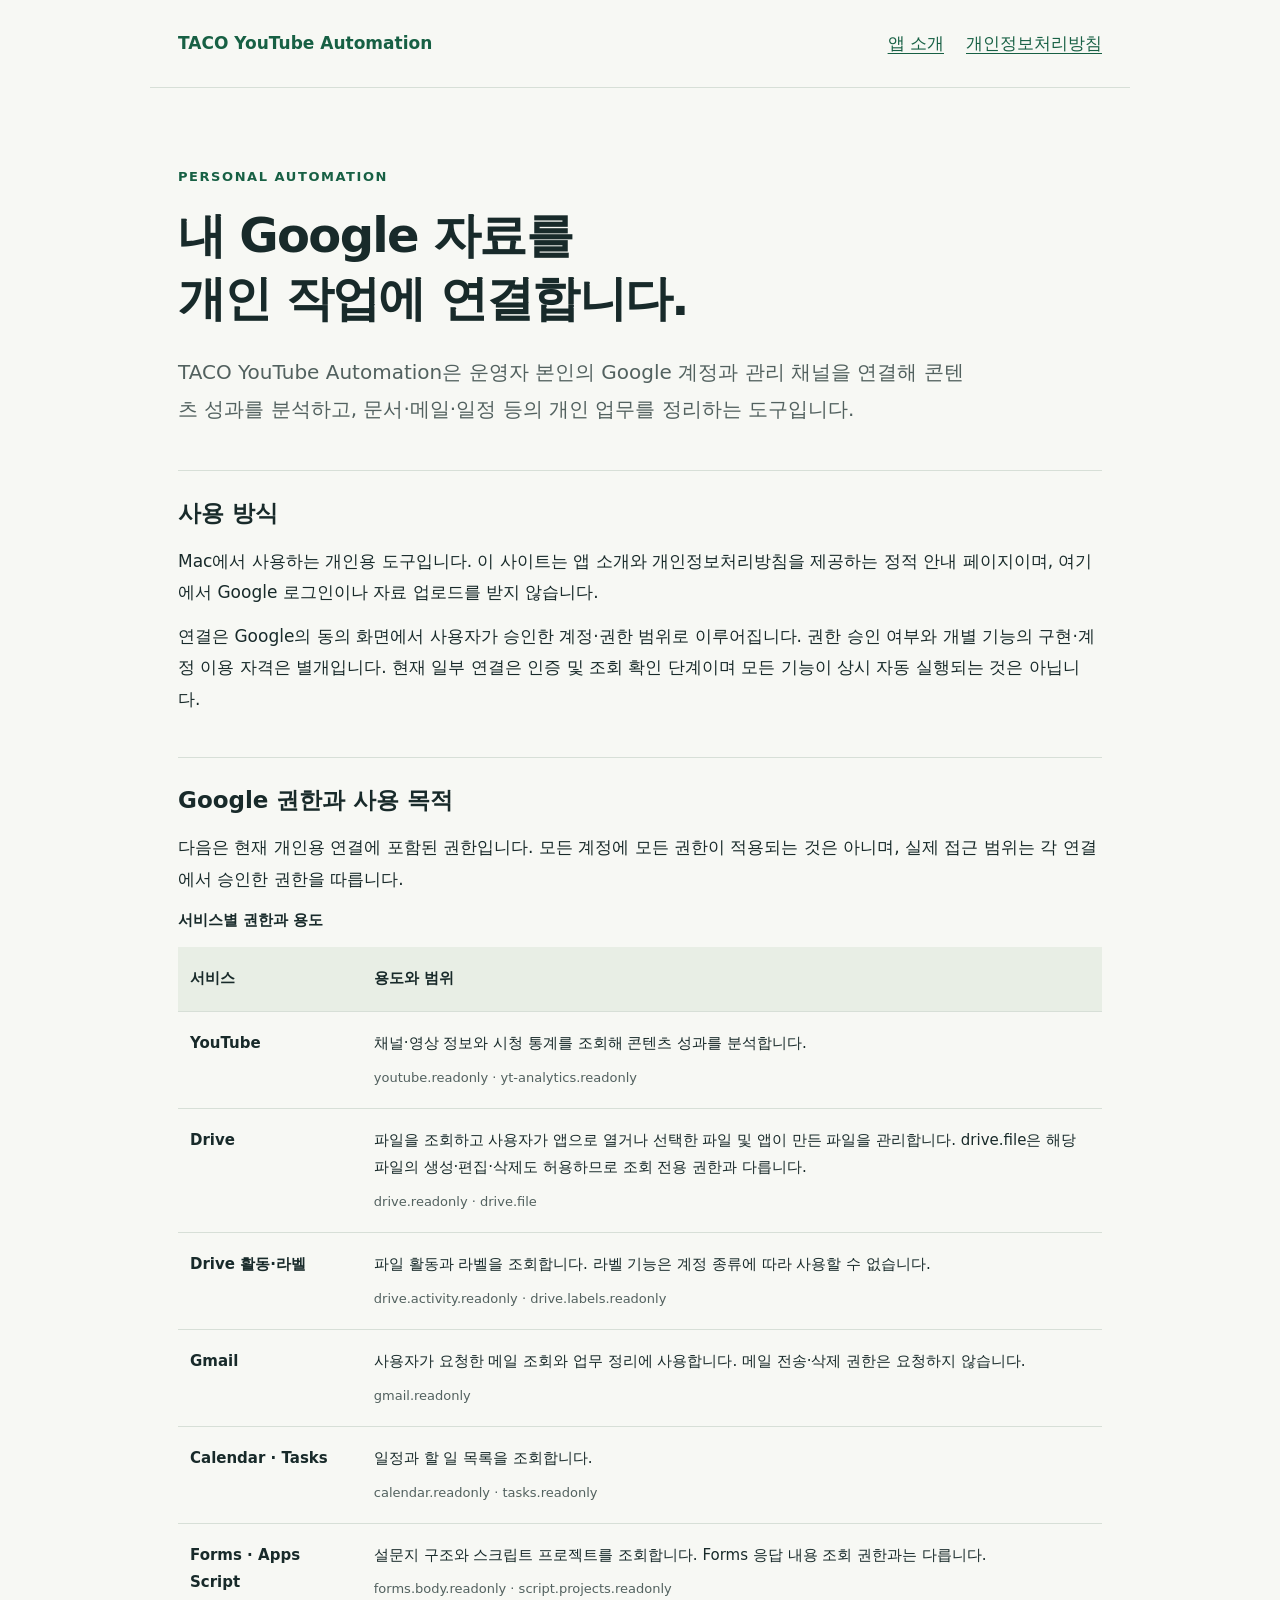
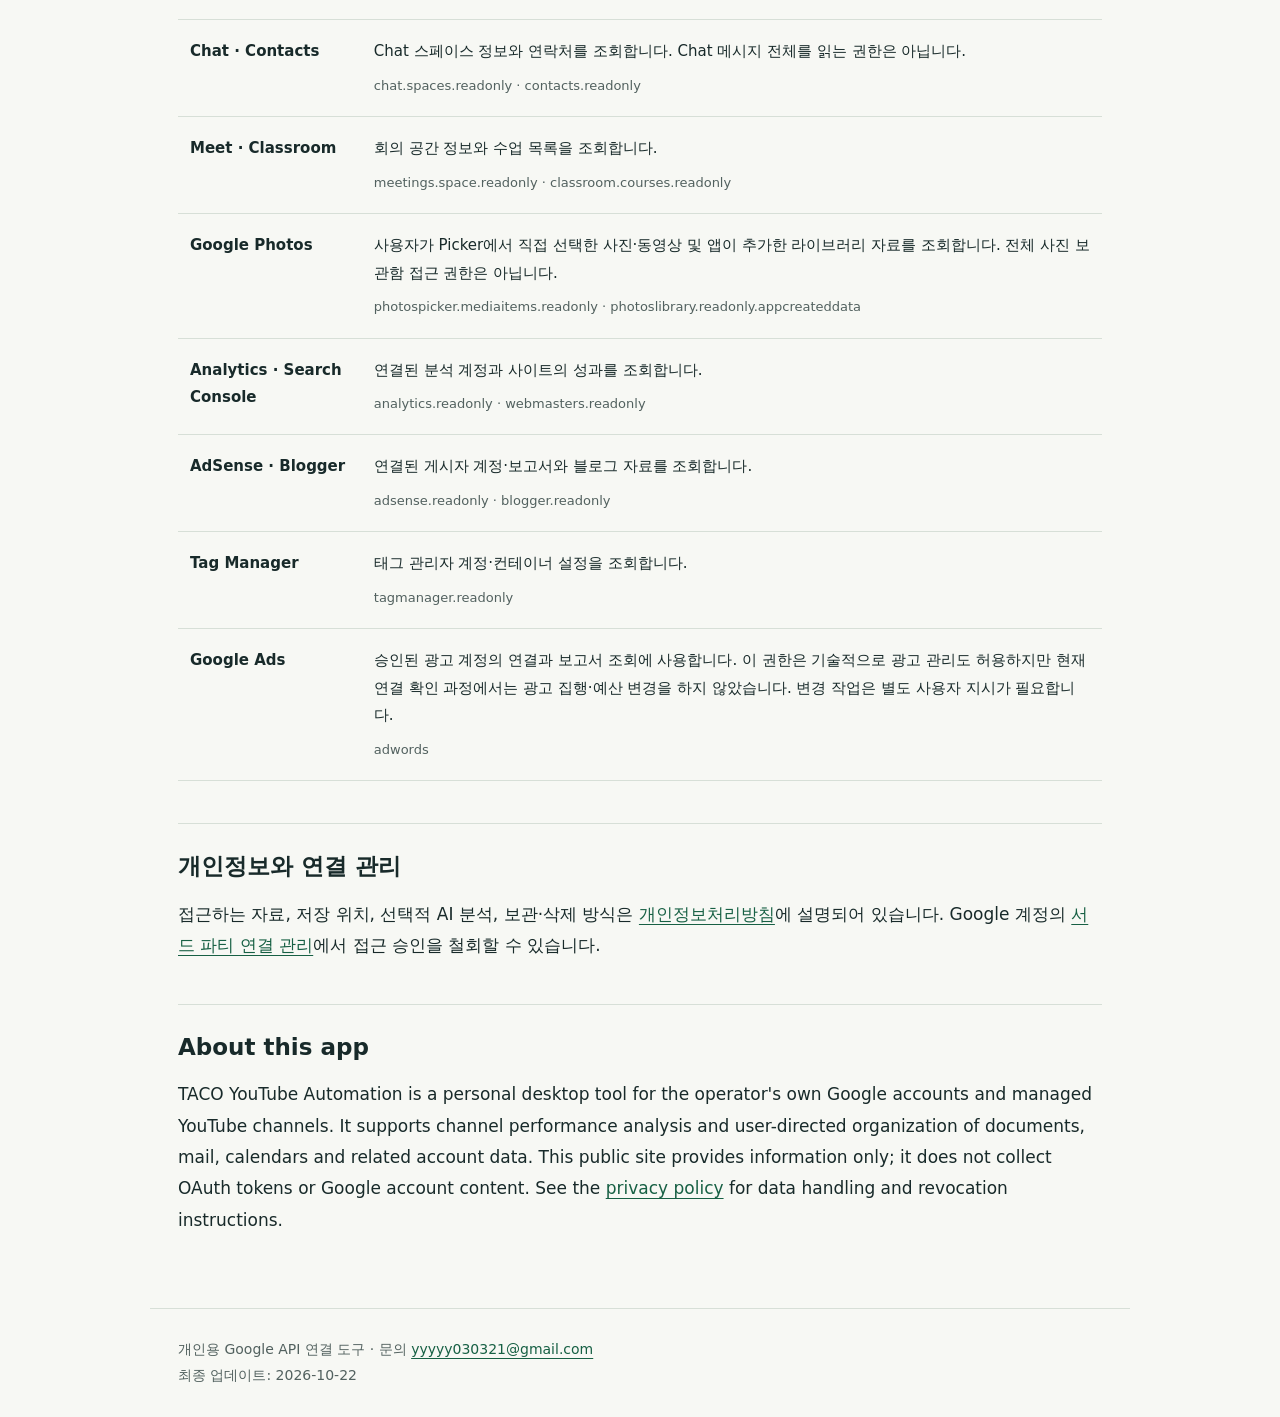
<file: index.html>
<!doctype html>
<html lang="ko"><head><meta charset="utf-8"><meta name="viewport" content="width=device-width,initial-scale=1"><meta name="description" content="TACO YouTube Automation 개인용 Google API 도구 안내 및 개인정보처리방침"><title>앱 소개 | TACO YouTube Automation</title><link rel="stylesheet" href="style.css"></head><body><a class="skip" href="#main">본문 바로가기</a><header><a class="brand" href="index.html">TACO YouTube Automation</a><nav aria-label="주 메뉴"><a href="index.html">앱 소개</a><a href="privacy.html">개인정보처리방침</a></nav></header><main id="main"><p class="eyebrow">PERSONAL AUTOMATION</p><h1>내 Google 자료를<br>개인 작업에 연결합니다.</h1><p class="lead">TACO YouTube Automation은 운영자 본인의 Google 계정과 관리 채널을 연결해 콘텐츠 성과를 분석하고, 문서·메일·일정 등의 개인 업무를 정리하는 도구입니다.</p><section><h2>사용 방식</h2><p>Mac에서 사용하는 개인용 도구입니다. 이 사이트는 앱 소개와 개인정보처리방침을 제공하는 정적 안내 페이지이며, 여기에서 Google 로그인이나 자료 업로드를 받지 않습니다.</p><p>연결은 Google의 동의 화면에서 사용자가 승인한 계정·권한 범위로 이루어집니다. 권한 승인 여부와 개별 기능의 구현·계정 이용 자격은 별개입니다. 현재 일부 연결은 인증 및 조회 확인 단계이며 모든 기능이 상시 자동 실행되는 것은 아닙니다.</p></section><section><h2>Google 권한과 사용 목적</h2><p>다음은 현재 개인용 연결에 포함된 권한입니다. 모든 계정에 모든 권한이 적용되는 것은 아니며, 실제 접근 범위는 각 연결에서 승인한 권한을 따릅니다.</p><div class="table-wrap"><table><caption>서비스별 권한과 용도</caption><thead><tr><th scope="col">서비스</th><th scope="col">용도와 범위</th></tr></thead><tbody><tr><th scope="row">YouTube</th><td>채널·영상 정보와 시청 통계를 조회해 콘텐츠 성과를 분석합니다.<small>youtube.readonly · yt-analytics.readonly</small></td></tr><tr><th scope="row">Drive</th><td>파일을 조회하고 사용자가 앱으로 열거나 선택한 파일 및 앱이 만든 파일을 관리합니다. drive.file은 해당 파일의 생성·편집·삭제도 허용하므로 조회 전용 권한과 다릅니다.<small>drive.readonly · drive.file</small></td></tr><tr><th scope="row">Drive 활동·라벨</th><td>파일 활동과 라벨을 조회합니다. 라벨 기능은 계정 종류에 따라 사용할 수 없습니다.<small>drive.activity.readonly · drive.labels.readonly</small></td></tr><tr><th scope="row">Gmail</th><td>사용자가 요청한 메일 조회와 업무 정리에 사용합니다. 메일 전송·삭제 권한은 요청하지 않습니다.<small>gmail.readonly</small></td></tr><tr><th scope="row">Calendar · Tasks</th><td>일정과 할 일 목록을 조회합니다.<small>calendar.readonly · tasks.readonly</small></td></tr><tr><th scope="row">Forms · Apps Script</th><td>설문지 구조와 스크립트 프로젝트를 조회합니다. Forms 응답 내용 조회 권한과는 다릅니다.<small>forms.body.readonly · script.projects.readonly</small></td></tr><tr><th scope="row">Chat · Contacts</th><td>Chat 스페이스 정보와 연락처를 조회합니다. Chat 메시지 전체를 읽는 권한은 아닙니다.<small>chat.spaces.readonly · contacts.readonly</small></td></tr><tr><th scope="row">Meet · Classroom</th><td>회의 공간 정보와 수업 목록을 조회합니다.<small>meetings.space.readonly · classroom.courses.readonly</small></td></tr><tr><th scope="row">Google Photos</th><td>사용자가 Picker에서 직접 선택한 사진·동영상 및 앱이 추가한 라이브러리 자료를 조회합니다. 전체 사진 보관함 접근 권한은 아닙니다.<small>photospicker.mediaitems.readonly · photoslibrary.readonly.appcreateddata</small></td></tr><tr><th scope="row">Analytics · Search Console</th><td>연결된 분석 계정과 사이트의 성과를 조회합니다.<small>analytics.readonly · webmasters.readonly</small></td></tr><tr><th scope="row">AdSense · Blogger</th><td>연결된 게시자 계정·보고서와 블로그 자료를 조회합니다.<small>adsense.readonly · blogger.readonly</small></td></tr><tr><th scope="row">Tag Manager</th><td>태그 관리자 계정·컨테이너 설정을 조회합니다.<small>tagmanager.readonly</small></td></tr><tr><th scope="row">Google Ads</th><td>승인된 광고 계정의 연결과 보고서 조회에 사용합니다. 이 권한은 기술적으로 광고 관리도 허용하지만 현재 연결 확인 과정에서는 광고 집행·예산 변경을 하지 않았습니다. 변경 작업은 별도 사용자 지시가 필요합니다.<small>adwords</small></td></tr></tbody></table></div></section><section><h2>개인정보와 연결 관리</h2><p>접근하는 자료, 저장 위치, 선택적 AI 분석, 보관·삭제 방식은 <a href="privacy.html">개인정보처리방침</a>에 설명되어 있습니다. Google 계정의 <a href="https://myaccount.google.com/connections">서드 파티 연결 관리</a>에서 접근 승인을 철회할 수 있습니다.</p></section><section lang="en"><h2>About this app</h2><p>TACO YouTube Automation is a personal desktop tool for the operator's own Google accounts and managed YouTube channels. It supports channel performance analysis and user-directed organization of documents, mail, calendars and related account data. This public site provides information only; it does not collect OAuth tokens or Google account content. See the <a href="privacy.html">privacy policy</a> for data handling and revocation instructions.</p></section></main><footer>개인용 Google API 연결 도구 · 문의 <a href="mailto:yyyyy030321@gmail.com">yyyyy030321@gmail.com</a><br>최종 업데이트: 2026-10-22</footer></body></html>
</file>
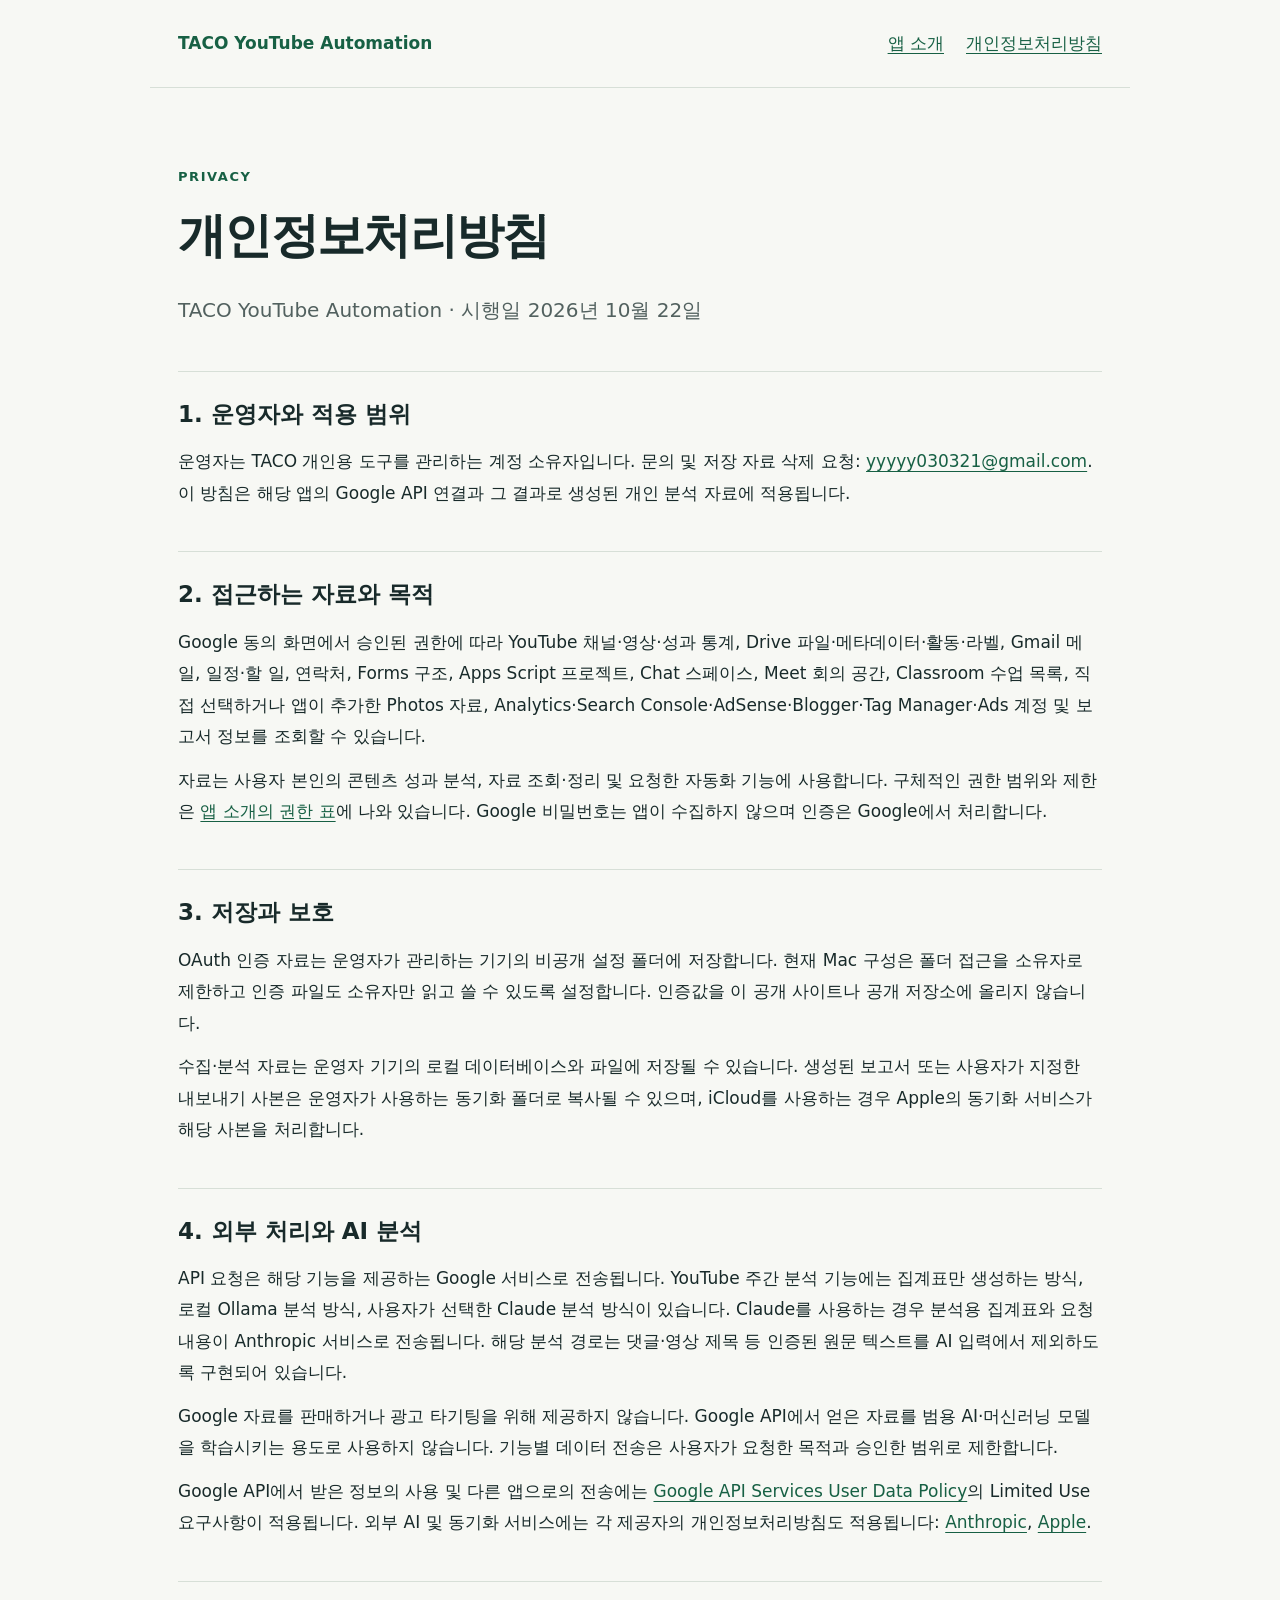
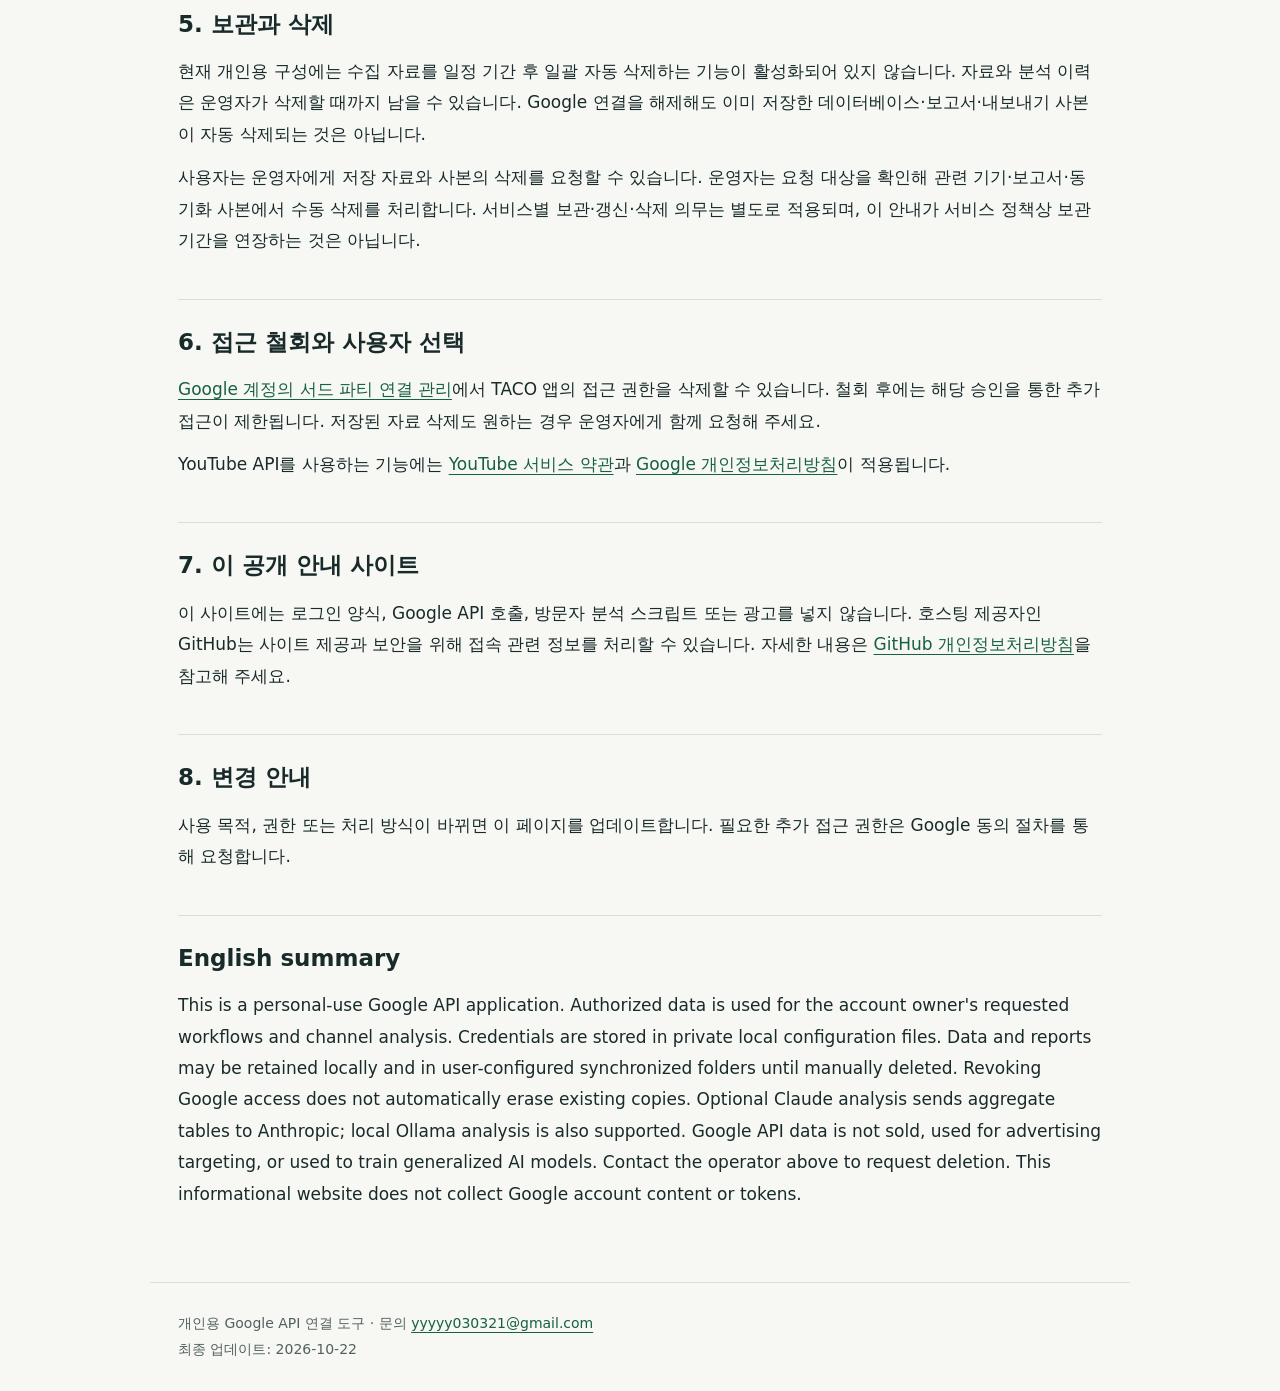
<file: privacy.html>
<!doctype html>
<html lang="ko"><head><meta charset="utf-8"><meta name="viewport" content="width=device-width,initial-scale=1"><meta name="description" content="TACO YouTube Automation 개인용 Google API 도구 안내 및 개인정보처리방침"><title>개인정보처리방침 | TACO YouTube Automation</title><link rel="stylesheet" href="style.css"></head><body><a class="skip" href="#main">본문 바로가기</a><header><a class="brand" href="index.html">TACO YouTube Automation</a><nav aria-label="주 메뉴"><a href="index.html">앱 소개</a><a href="privacy.html">개인정보처리방침</a></nav></header><main id="main"><p class="eyebrow">PRIVACY</p><h1>개인정보처리방침</h1><p class="lead">TACO YouTube Automation · 시행일 2026년 10월 22일</p><section><h2>1. 운영자와 적용 범위</h2><p>운영자는 TACO 개인용 도구를 관리하는 계정 소유자입니다. 문의 및 저장 자료 삭제 요청: <a href="mailto:yyyyy030321@gmail.com">yyyyy030321@gmail.com</a>. 이 방침은 해당 앱의 Google API 연결과 그 결과로 생성된 개인 분석 자료에 적용됩니다.</p></section><section><h2>2. 접근하는 자료와 목적</h2><p>Google 동의 화면에서 승인된 권한에 따라 YouTube 채널·영상·성과 통계, Drive 파일·메타데이터·활동·라벨, Gmail 메일, 일정·할 일, 연락처, Forms 구조, Apps Script 프로젝트, Chat 스페이스, Meet 회의 공간, Classroom 수업 목록, 직접 선택하거나 앱이 추가한 Photos 자료, Analytics·Search Console·AdSense·Blogger·Tag Manager·Ads 계정 및 보고서 정보를 조회할 수 있습니다.</p><p>자료는 사용자 본인의 콘텐츠 성과 분석, 자료 조회·정리 및 요청한 자동화 기능에 사용합니다. 구체적인 권한 범위와 제한은 <a href="index.html">앱 소개의 권한 표</a>에 나와 있습니다. Google 비밀번호는 앱이 수집하지 않으며 인증은 Google에서 처리합니다.</p></section><section><h2>3. 저장과 보호</h2><p>OAuth 인증 자료는 운영자가 관리하는 기기의 비공개 설정 폴더에 저장합니다. 현재 Mac 구성은 폴더 접근을 소유자로 제한하고 인증 파일도 소유자만 읽고 쓸 수 있도록 설정합니다. 인증값을 이 공개 사이트나 공개 저장소에 올리지 않습니다.</p><p>수집·분석 자료는 운영자 기기의 로컬 데이터베이스와 파일에 저장될 수 있습니다. 생성된 보고서 또는 사용자가 지정한 내보내기 사본은 운영자가 사용하는 동기화 폴더로 복사될 수 있으며, iCloud를 사용하는 경우 Apple의 동기화 서비스가 해당 사본을 처리합니다.</p></section><section><h2>4. 외부 처리와 AI 분석</h2><p>API 요청은 해당 기능을 제공하는 Google 서비스로 전송됩니다. YouTube 주간 분석 기능에는 집계표만 생성하는 방식, 로컬 Ollama 분석 방식, 사용자가 선택한 Claude 분석 방식이 있습니다. Claude를 사용하는 경우 분석용 집계표와 요청 내용이 Anthropic 서비스로 전송됩니다. 해당 분석 경로는 댓글·영상 제목 등 인증된 원문 텍스트를 AI 입력에서 제외하도록 구현되어 있습니다.</p><p>Google 자료를 판매하거나 광고 타기팅을 위해 제공하지 않습니다. Google API에서 얻은 자료를 범용 AI·머신러닝 모델을 학습시키는 용도로 사용하지 않습니다. 기능별 데이터 전송은 사용자가 요청한 목적과 승인한 범위로 제한합니다.</p><p>Google API에서 받은 정보의 사용 및 다른 앱으로의 전송에는 <a href="https://developers.google.com/terms/api-services-user-data-policy">Google API Services User Data Policy</a>의 Limited Use 요구사항이 적용됩니다. 외부 AI 및 동기화 서비스에는 각 제공자의 개인정보처리방침도 적용됩니다: <a href="https://www.anthropic.com/legal/privacy">Anthropic</a>, <a href="https://www.apple.com/legal/privacy/">Apple</a>.</p></section><section><h2>5. 보관과 삭제</h2><p>현재 개인용 구성에는 수집 자료를 일정 기간 후 일괄 자동 삭제하는 기능이 활성화되어 있지 않습니다. 자료와 분석 이력은 운영자가 삭제할 때까지 남을 수 있습니다. Google 연결을 해제해도 이미 저장한 데이터베이스·보고서·내보내기 사본이 자동 삭제되는 것은 아닙니다.</p><p>사용자는 운영자에게 저장 자료와 사본의 삭제를 요청할 수 있습니다. 운영자는 요청 대상을 확인해 관련 기기·보고서·동기화 사본에서 수동 삭제를 처리합니다. 서비스별 보관·갱신·삭제 의무는 별도로 적용되며, 이 안내가 서비스 정책상 보관 기간을 연장하는 것은 아닙니다.</p></section><section><h2>6. 접근 철회와 사용자 선택</h2><p><a href="https://myaccount.google.com/connections">Google 계정의 서드 파티 연결 관리</a>에서 TACO 앱의 접근 권한을 삭제할 수 있습니다. 철회 후에는 해당 승인을 통한 추가 접근이 제한됩니다. 저장된 자료 삭제도 원하는 경우 운영자에게 함께 요청해 주세요.</p><p>YouTube API를 사용하는 기능에는 <a href="https://www.youtube.com/t/terms">YouTube 서비스 약관</a>과 <a href="https://policies.google.com/privacy">Google 개인정보처리방침</a>이 적용됩니다.</p></section><section><h2>7. 이 공개 안내 사이트</h2><p>이 사이트에는 로그인 양식, Google API 호출, 방문자 분석 스크립트 또는 광고를 넣지 않습니다. 호스팅 제공자인 GitHub는 사이트 제공과 보안을 위해 접속 관련 정보를 처리할 수 있습니다. 자세한 내용은 <a href="https://docs.github.com/en/site-policy/privacy-policies/github-general-privacy-statement">GitHub 개인정보처리방침</a>을 참고해 주세요.</p></section><section><h2>8. 변경 안내</h2><p>사용 목적, 권한 또는 처리 방식이 바뀌면 이 페이지를 업데이트합니다. 필요한 추가 접근 권한은 Google 동의 절차를 통해 요청합니다.</p></section><section lang="en"><h2>English summary</h2><p>This is a personal-use Google API application. Authorized data is used for the account owner's requested workflows and channel analysis. Credentials are stored in private local configuration files. Data and reports may be retained locally and in user-configured synchronized folders until manually deleted. Revoking Google access does not automatically erase existing copies. Optional Claude analysis sends aggregate tables to Anthropic; local Ollama analysis is also supported. Google API data is not sold, used for advertising targeting, or used to train generalized AI models. Contact the operator above to request deletion. This informational website does not collect Google account content or tokens.</p></section></main><footer>개인용 Google API 연결 도구 · 문의 <a href="mailto:yyyyy030321@gmail.com">yyyyy030321@gmail.com</a><br>최종 업데이트: 2026-10-22</footer></body></html>
</file>
<file: style.css>
/* TACO 공개 안내 페이지. 외부 글꼴·스크립트 없이 읽기 쉬운 정적 문서를 제공한다. */
:root{color-scheme:light;--ink:#182a2a;--muted:#52615f;--paper:#f7f8f4;--line:#d7dfd7;--accent:#176044}*{box-sizing:border-box}body{margin:0;background:var(--paper);color:var(--ink);font:17px/1.85 system-ui,-apple-system,BlinkMacSystemFont,"Apple SD Gothic Neo",sans-serif}header,main,footer{max-width:980px;margin:auto;padding:28px}header{display:flex;justify-content:space-between;gap:20px;border-bottom:1px solid var(--line);flex-wrap:wrap}.brand{font-weight:750;text-decoration:none}nav{display:flex;gap:22px}a{color:var(--accent);text-underline-offset:4px}a:focus-visible{outline:3px solid #174e91;outline-offset:5px}main{padding-top:65px;padding-bottom:60px}h1{font-size:clamp(30px,5vw,48px);line-height:1.3;letter-spacing:-.035em;margin:15px 0 25px}h2{font-size:23px;line-height:1.5;margin:0 0 15px}.eyebrow{font-size:13px;letter-spacing:.12em;font-weight:750;color:var(--accent)}.lead{font-size:20px;max-width:790px;color:var(--muted)}section{margin-top:42px;padding-top:25px;border-top:1px solid var(--line)}p{margin:12px 0}.table-wrap{overflow-x:auto}table{width:100%;border-collapse:collapse;font-size:15px}caption{text-align:left;font-weight:650;padding:0 0 12px}th,td{padding:18px 12px;text-align:left;vertical-align:top;border-bottom:1px solid var(--line)}th{min-width:130px}thead{background:#e8eee5}small{display:block;overflow-wrap:anywhere;font-size:13px;color:var(--muted);margin-top:8px}footer{font-size:14px;color:var(--muted);border-top:1px solid var(--line)}.skip{position:absolute;left:16px;top:-100px;background:white;padding:10px}.skip:focus{top:10px}@media(max-width:560px){header,main,footer{padding-left:20px;padding-right:20px}main{padding-top:35px}th{min-width:95px}nav{font-size:15px}}
</file>
